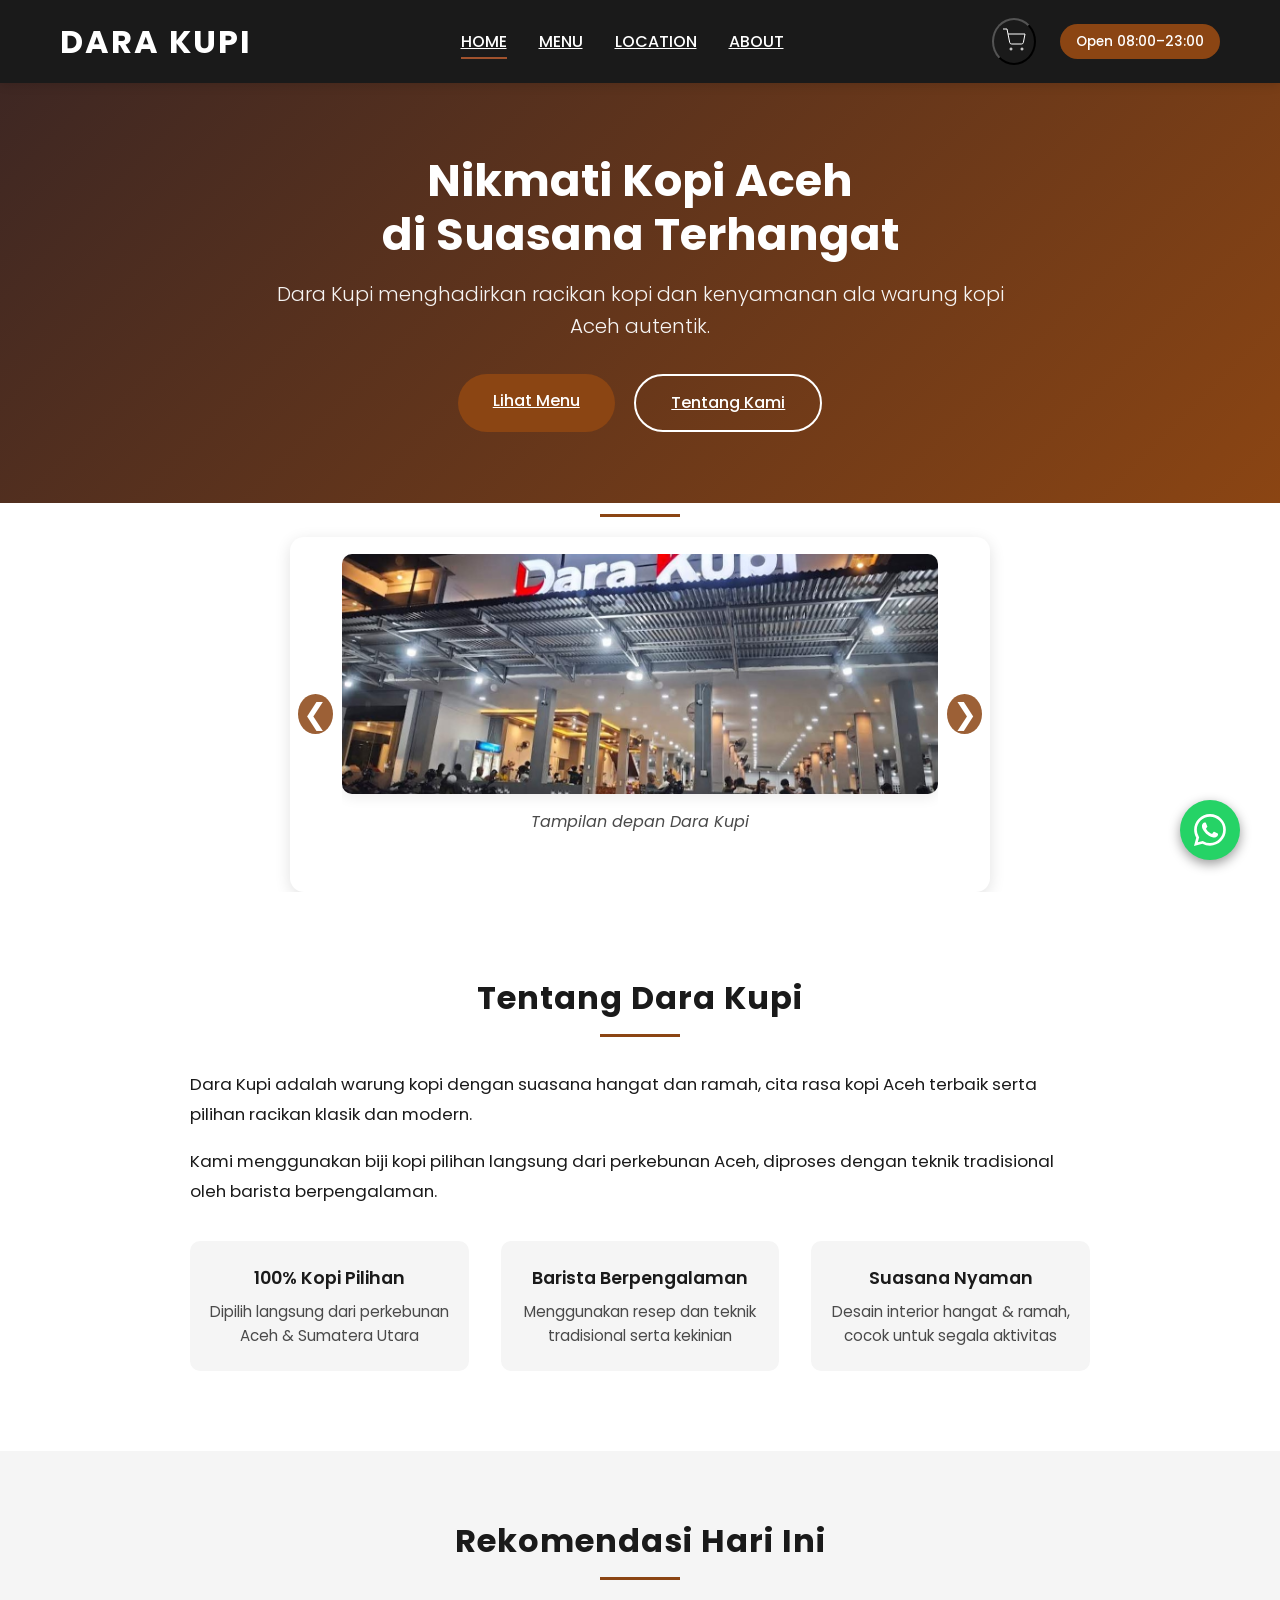
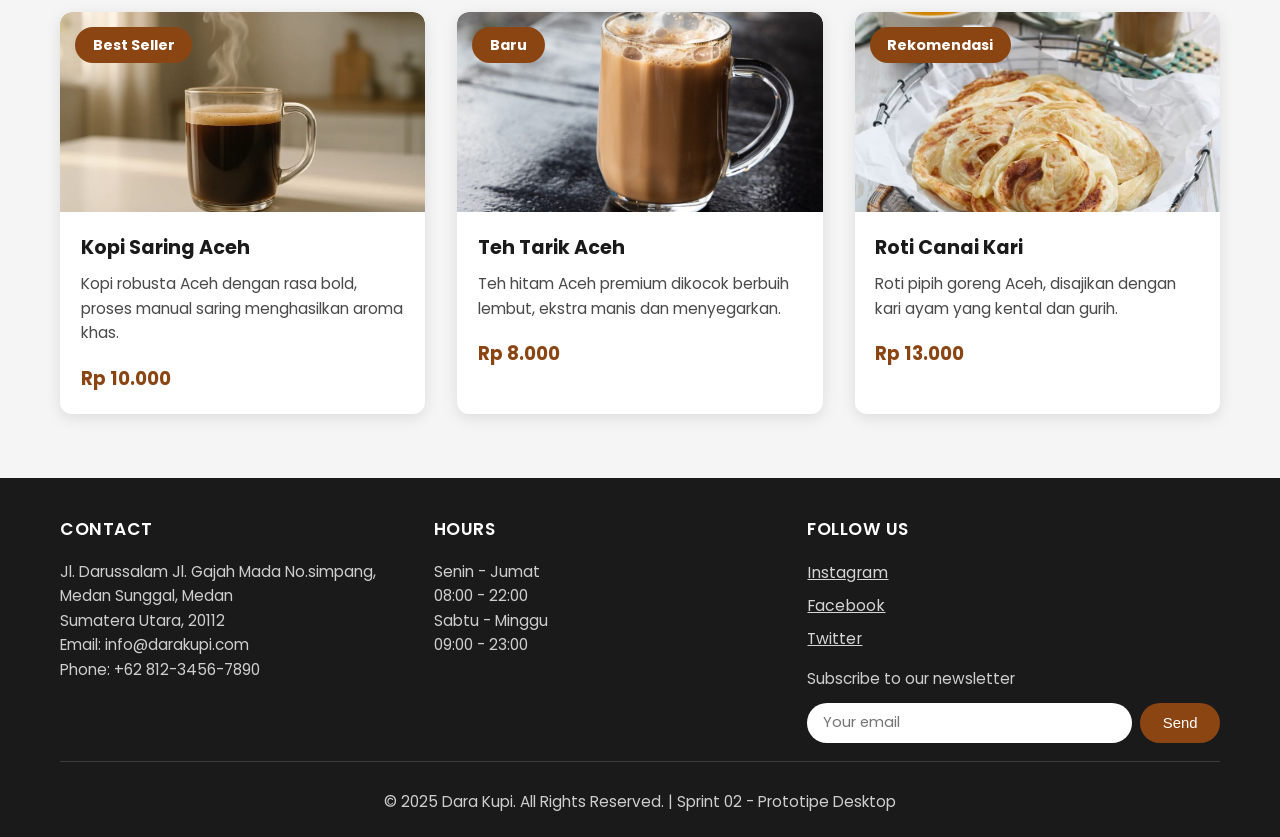
<file: index.html>
<!DOCTYPE html>
<html lang="id">
<head>
    <meta charset="UTF-8">
    <meta name="viewport" content="width=device-width, initial-scale=1.0">
    <title>Dara Kupi - Warung Kopi Terbaik</title>
    <link rel="preconnect" href="https://fonts.googleapis.com">
    <link rel="preconnect" href="https://fonts.gstatic.com" crossorigin>
    <link href="https://fonts.googleapis.com/css2?family=Poppins:wght@300;400;500;600;700&display=swap" rel="stylesheet">
    <link rel="stylesheet" href="styles.css">
</head>
<body>
    <header class="main-header">
        <div class="container">
            <div class="header-content">
                <div class="logo">
                    <h1>DARA KUPI</h1>
                </div>
                <nav class="main-nav">
                    <ul>
                        <li><a href="index.html" class="active">HOME</a></li>
                        <li><a href="menu.html">MENU</a></li>
                        <li><a href="location.html">LOCATION</a></li>
                        <li><a href="about.html">ABOUT</a></li>
                    </ul>
                </nav>
                <div class="header-right">
                    <button class="cart-icon" aria-label="Shopping Cart">
                        <svg width="24" height="24" viewBox="0 0 24 24" fill="none" stroke="currentColor">
                            <circle cx="9" cy="21" r="1"></circle>
                            <circle cx="20" cy="21" r="1"></circle>
                            <path d="M1 1h4l2.68 13.39a2 2 0 0 0 2 1.61h9.72a2 2 0 0 0 2-1.61L23 6H6"></path>
                        </svg>
                    </button>
                    <span class="project-label">Open 08:00–23:00</span>
                </div>
            </div>
        </div>
    </header>

    <section class="hero-section">
        <div class="hero-overlay"></div>
        <div class="container">
            <div class="hero-content">
                <h2 class="hero-title">Nikmati Kopi Aceh<br>di Suasana Terhangat</h2>
                <p class="hero-subtitle">Dara Kupi menghadirkan racikan kopi dan kenyamanan ala warung kopi Aceh autentik.</p>
                <div class="hero-buttons">
                    <a href="menu.html" class="btn btn-primary">Lihat Menu</a>
                    <a href="about.html" class="btn btn-secondary">Tentang Kami</a>
                </div>
            </div>
        </div>
    </section>

    <!-- SLIDER FOTO/GALERI TOKO -->
    <section class="store-frame-section">
      <div class="container">
        <div class="store-frame-header">
          <div class="section-divider"></div>
        </div>
        <div class="store-slider">
          <button class="store-slide-btn store-prev">&#10094;</button>
          <div class="store-slide-track">
            <div class="store-slide-item active">
              <img src="foto/foto dara kupi 1.jpg" alt="Toko 1">
              <span class="store-caption">Tampilan depan Dara Kupi</span>
            </div>
            <div class="store-slide-item">
              <img src="foto/dara kupi 2.jpg" alt="Toko 2">
              <span class="store-caption">Area dalam dan pelanggan</span>
            </div>
          </div>
          <button class="store-slide-btn store-next">&#10095;</button>
        </div>
      </div>
    </section>

    <section class="about-section" id="about">
        <div class="container">
            <div class="section-header">
                <h2>Tentang Dara Kupi</h2>
                <div class="section-divider"></div>
            </div>
            <div class="about-content">
                <div class="about-text">
                    <p>Dara Kupi adalah warung kopi dengan suasana hangat dan ramah, cita rasa kopi Aceh terbaik serta pilihan racikan klasik dan modern.</p>
                    <p>Kami menggunakan biji kopi pilihan langsung dari perkebunan Aceh, diproses dengan teknik tradisional oleh barista berpengalaman.</p>
                </div>
                <div class="about-features">
                    <div class="feature-item">
                        <h3>100% Kopi Pilihan</h3>
                        <p>Dipilih langsung dari perkebunan Aceh & Sumatera Utara</p>
                    </div>
                    <div class="feature-item">
                        <h3>Barista Berpengalaman</h3>
                        <p>Menggunakan resep dan teknik tradisional serta kekinian</p>
                    </div>
                    <div class="feature-item">
                        <h3>Suasana Nyaman</h3>
                        <p>Desain interior hangat & ramah, cocok untuk segala aktivitas</p>
                    </div>
                </div>
            </div>
        </div>
    </section>

    <section class="special-section">
        <div class="container">
            <div class="section-header">
                <h2>Rekomendasi Hari Ini</h2>
                <div class="section-divider"></div>
            </div>
            <div class="special-grid">
                <div class="special-card">
                    <div class="special-image">
                        <img src="foto/kopi sareng.webp" alt="Kopi Saring Aceh"/>
                        <span class="special-badge">Best Seller</span>
                    </div>
                    <div class="special-info">
                        <h3>Kopi Saring Aceh</h3>
                        <p>Kopi robusta Aceh dengan rasa bold, proses manual saring menghasilkan aroma khas.</p>
                        <div class="special-footer">
                            <span class="price">Rp 10.000</span>
                        </div>
                    </div>
                </div>
                <div class="special-card">
                    <div class="special-image">
                        <img src="foto/teh tarek.jpg" alt="Teh Tarik Aceh" />
                        <span class="special-badge">Baru</span>
                    </div>
                    <div class="special-info">
                        <h3>Teh Tarik Aceh</h3>
                        <p>Teh hitam Aceh premium dikocok berbuih lembut, ekstra manis dan menyegarkan.</p>
                        <div class="special-footer">
                            <span class="price">Rp 8.000</span>
                        </div>
                    </div>
                </div>
                <div class="special-card">
                    <div class="special-image">
                        <img src="foto/roti canai.avif" alt="Roti Canai"/>
                        <span class="special-badge">Rekomendasi</span>
                    </div>
                    <div class="special-info">
                        <h3>Roti Canai Kari</h3>
                        <p>Roti pipih goreng Aceh, disajikan dengan kari ayam yang kental dan gurih.</p>
                        <div class="special-footer">
                            <span class="price">Rp 13.000</span>
                        </div>
                    </div>
                </div>
            </div>
        </div>
    </section>

    <footer class="main-footer">
        <div class="container">
            <div class="footer-content">
                <div class="footer-column">
                    <h3>CONTACT</h3>
                    <p>Jl. Darussalam Jl. Gajah Mada No.simpang, Medan Sunggal, Medan<br>Sumatera Utara, 20112</p>
                    <p>Email: info@darakupi.com<br>Phone: +62 812-3456-7890</p>
                </div>
                <div class="footer-column">
                    <h3>HOURS</h3>
                    <p>Senin - Jumat<br>08:00 - 22:00</p>
                    <p>Sabtu - Minggu<br>09:00 - 23:00</p>
                </div>
                <div class="footer-column">
                    <h3>FOLLOW US</h3>
                    <div class="social-links">
                        <a href="#">Instagram</a>
                        <a href="#">Facebook</a>
                        <a href="#">Twitter</a>
                    </div>
                    <p class="newsletter-text">Subscribe to our newsletter</p>
                    <div class="newsletter-form">
                        <input type="email" placeholder="Your email">
                        <button type="submit">Send</button>
                    </div>
                </div>
            </div>
  <div class="footer-bottom">
        <p>&copy; 2025 Dara Kupi. All Rights Reserved. | Sprint 02 - Prototipe Desktop</p>
    </div>
</div>
</footer>

<a href="https://wa.me/6282181113121" class="whatsapp-float" target="_blank">
      <svg xmlns="http://www.w3.org/2000/svg" viewBox="0 0 16 16" width="32" height="32">
    <path fill="currentColor" d="M13.601 2.326A7.85 7.85 0 0 0 7.994 0C3.627 0 .068 3.558.064 7.926c0 1.399.366 2.76 1.057 3.965L0 16l4.204-1.102a7.9 7.9 0 0 0 3.79.965h.004c4.368 0 7.926-3.558 7.93-7.93A7.9 7.9 0 0 0 13.6 2.326zM7.994 14.521a6.6 6.6 0 0 1-3.356-.92l-.24-.144-2.494.654.666-2.433-.156-.251a6.56 6.56 0 0 1-1.007-3.505c0-3.626 2.957-6.584 6.591-6.584a6.56 6.56 0 0 1 4.66 1.931 6.56 6.56 0 0 1 1.928 4.66c-.004 3.639-2.961 6.592-6.592 6.592m3.615-4.934c-.197-.099-1.17-.578-1.353-.646-.182-.065-.315-.099-.445.099-.133.197-.513.646-.627.775-.114.133-.232.148-.43.05-.197-.1-.836-.308-1.592-.985-.59-.525-.985-1.175-1.103-1.372-.114-.198-.011-.304.088-.403.087-.088.197-.232.296-.346.1-.114.133-.198.198-.33.065-.134.034-.248-.015-.347-.05-.099-.445-1.076-.612-1.47-.16-.389-.323-.335-.445-.34-.114-.007-.247-.007-.38-.007a.73.73 0 0 0-.529.247c-.182.198-.691.677-.691 1.654s.71 1.916.81 2.049c.098.133 1.394 2.132 3.383 2.992.47.205.84.326 1.129.418.475.152.904.129 1.246.08.38-.058 1.171-.48 1.338-.943.164-.464.164-.86.114-.943-.049-.084-.182-.133-.38-.232"/>
    </svg>
</a>
<script src="script.js"></script>
</body>
</html>
</file>
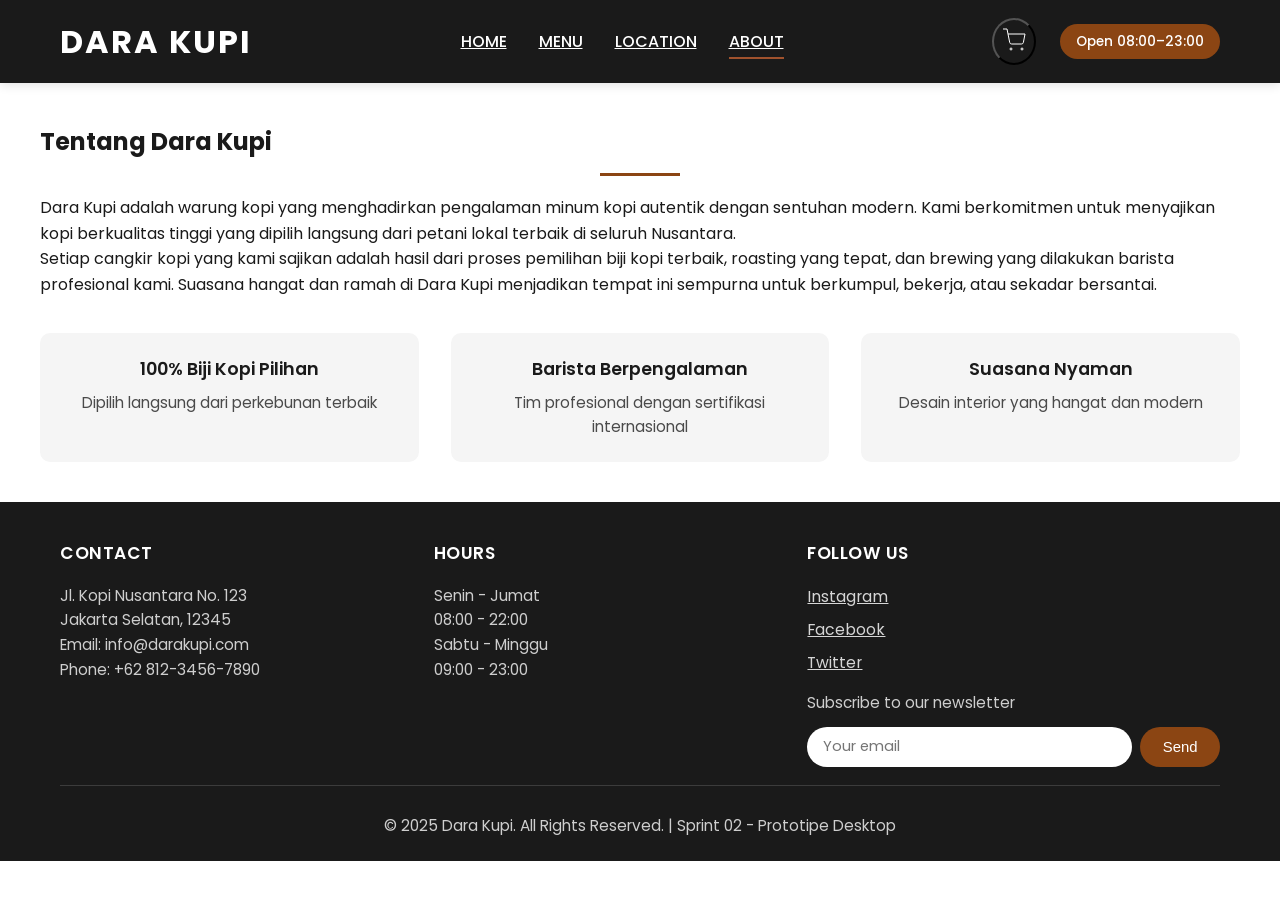
<file: about.html>
<!DOCTYPE html>
<html lang="id">
<head>
  <meta charset="UTF-8">
  <meta name="viewport" content="width=device-width, initial-scale=1.0">
  <title>Tentang Kami - Dara Kupi</title>
  <link rel="preconnect" href="https://fonts.googleapis.com">
  <link rel="preconnect" href="https://fonts.gstatic.com" crossorigin>
  <link href="https://fonts.googleapis.com/css2?family=Poppins:wght@300;400;500;600;700&display=swap" rel="stylesheet">
  <link rel="stylesheet" href="styles.css">
</head>
<body>
  <!-- Header & Navigation -->
  <header class="main-header">
    <div class="container">
      <div class="header-content">
        <div class="logo">
          <h1>DARA KUPI</h1>
        </div>
        <nav class="main-nav">
          <ul>
            <li><a href="index.html">HOME</a></li>
            <li><a href="menu.html">MENU</a></li>
            <li><a href="location.html">LOCATION</a></li>
            <li><a href="about.html" class="active">ABOUT</a></li>
          </ul>
        </nav>
        <div class="header-right">
          <button class="cart-icon" aria-label="Shopping Cart">
            <svg width="24" height="24" viewBox="0 0 24 24" fill="none" stroke="currentColor">
              <circle cx="9" cy="21" r="1"></circle>
              <circle cx="20" cy="21" r="1"></circle>
              <path d="M1 1h4l2.68 13.39a2 2 0 0 0 2 1.61h9.72a2 2 0 0 0 2-1.61L23 6H6"></path>
            </svg>
          </button>
          <span class="project-label">Open 08:00–23:00</span>
        </div>
      </div>
    </div>
  </header>

  <main>
    <section class="about-section container" style="padding:40px 0">
      <h2>Tentang Dara Kupi</h2>
      <div class="section-divider"></div>
      <p>
        Dara Kupi adalah warung kopi yang menghadirkan pengalaman minum kopi autentik dengan sentuhan modern.
        Kami berkomitmen untuk menyajikan kopi berkualitas tinggi yang dipilih langsung dari petani lokal terbaik di seluruh Nusantara.
      </p>
      <p>
        Setiap cangkir kopi yang kami sajikan adalah hasil dari proses pemilihan biji kopi terbaik, roasting yang tepat, dan brewing yang dilakukan barista profesional kami.
        Suasana hangat dan ramah di Dara Kupi menjadikan tempat ini sempurna untuk berkumpul, bekerja, atau sekadar bersantai.
      </p>
      <div class="about-features">
        <div class="feature-item">
          <h3>100% Biji Kopi Pilihan</h3>
          <p>Dipilih langsung dari perkebunan terbaik</p>
        </div>
        <div class="feature-item">
          <h3>Barista Berpengalaman</h3>
          <p>Tim profesional dengan sertifikasi internasional</p>
        </div>
        <div class="feature-item">
          <h3>Suasana Nyaman</h3>
          <p>Desain interior yang hangat dan modern</p>
        </div>
      </div>
    </section>
  </main>

  <!-- Footer -->
  <footer class="main-footer">
    <div class="container">
      <div class="footer-content">
        <div class="footer-column">
          <h3>CONTACT</h3>
          <p>Jl. Kopi Nusantara No. 123<br>Jakarta Selatan, 12345</p>
          <p>Email: info@darakupi.com<br>Phone: +62 812-3456-7890</p>
        </div>
        <div class="footer-column">
          <h3>HOURS</h3>
          <p>Senin - Jumat<br>08:00 - 22:00</p>
          <p>Sabtu - Minggu<br>09:00 - 23:00</p>
        </div>
        <div class="footer-column">
          <h3>FOLLOW US</h3>
          <div class="social-links">
            <a href="#" aria-label="Instagram">Instagram</a>
            <a href="#" aria-label="Facebook">Facebook</a>
            <a href="#" aria-label="Twitter">Twitter</a>
          </div>
          <p class="newsletter-text">Subscribe to our newsletter</p>
          <div class="newsletter-form">
            <input type="email" placeholder="Your email">
            <button type="submit">Send</button>
          </div>
        </div>
      </div>
      <div class="footer-bottom">
        <p>&copy; 2025 Dara Kupi. All Rights Reserved. | Sprint 02 - Prototipe Desktop</p>
      </div>
    </div>
  </footer>
  <script src="script.js"></script>
</body>
</html>
</file>
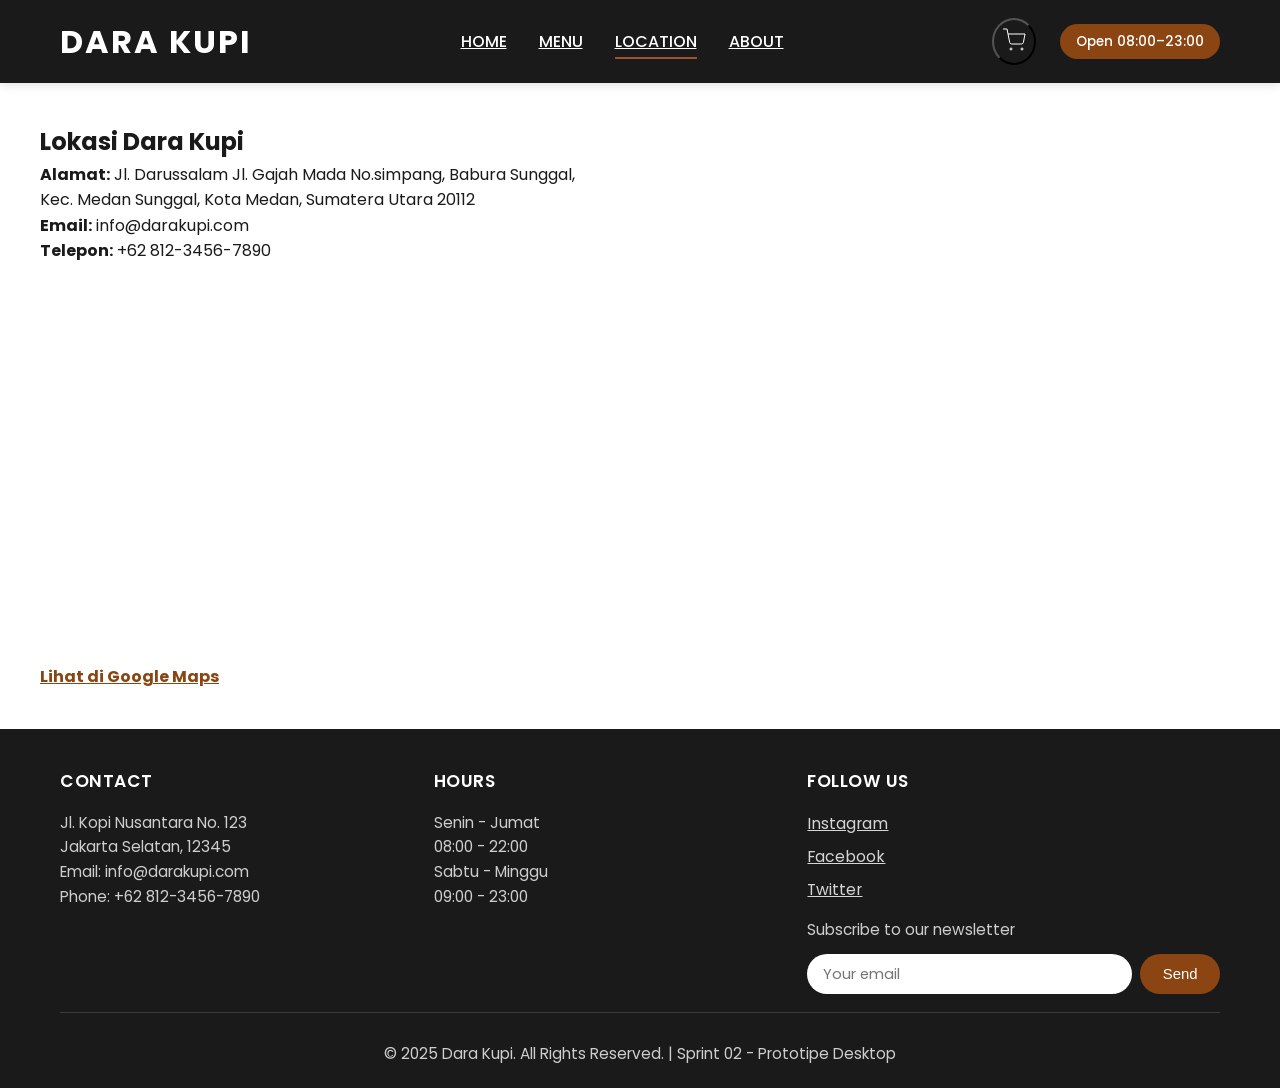
<file: location.html>
<!DOCTYPE html>
<html lang="id">
<head>
  <meta charset="UTF-8">
  <meta name="viewport" content="width=device-width, initial-scale=1.0">
  <title>Lokasi - Dara Kupi</title>
  <link rel="preconnect" href="https://fonts.googleapis.com">
  <link rel="preconnect" href="https://fonts.gstatic.com" crossorigin>
  <link href="https://fonts.googleapis.com/css2?family=Poppins:wght@300;400;500;600;700&display=swap" rel="stylesheet">
  <link rel="stylesheet" href="styles.css">
</head>
<body>
  <!-- Header & Navigation -->
  <header class="main-header">
    <div class="container">
      <div class="header-content">
        <div class="logo">
          <h1>DARA KUPI</h1>
        </div>
        <nav class="main-nav">
          <ul>
            <li><a href="index.html">HOME</a></li>
            <li><a href="menu.html">MENU</a></li>
            <li><a href="location.html" class="active">LOCATION</a></li>
            <li><a href="about.html">ABOUT</a></li>
          </ul>
        </nav>
        <div class="header-right">
          <button class="cart-icon" aria-label="Shopping Cart">
            <svg width="24" height="24" viewBox="0 0 24 24" fill="none" stroke="currentColor">
              <circle cx="9" cy="21" r="1"></circle>
              <circle cx="20" cy="21" r="1"></circle>
              <path d="M1 1h4l2.68 13.39a2 2 0 0 0 2 1.61h9.72a2 2 0 0 0 2-1.61L23 6H6"></path>
            </svg>
          </button>
          <span class="project-label">Open 08:00–23:00</span>
        </div>
      </div>
    </div>
  </header>

  <main>
    <section class="location-section container" style="padding: 40px 0;">
      <h2>Lokasi Dara Kupi</h2>
      <p>
        <strong>Alamat:</strong> Jl. Darussalam Jl. Gajah Mada No.simpang, Babura Sunggal,<br>
        Kec. Medan Sunggal, Kota Medan, Sumatera Utara 20112
        <br>
        <strong>Email:</strong> info@darakupi.com
        <br>
        <strong>Telepon:</strong> +62 812-3456-7890
      </p>
      <div style="margin-top: 24px; border-radius: 12px; overflow: hidden;">
        <iframe
          src="https://www.google.com/maps?q=3.5846433,98.6529194&z=15&output=embed"
          width="100%"
          height="350"
          style="border:0;"
          allowfullscreen=""
          loading="lazy"
          referrerpolicy="no-referrer-when-downgrade"></iframe>
      </div>
      <div style="margin-top: 18px;">
        <a href="https://www.google.com/maps/place/Dara+Kupi+Darussalam/@3.5846647,98.6426197,15z/data=!3m1!4b1!4m6!3m5!1s0x30312fcd1f62158b:0x96fd7a20dfc788c7!8m2!3d3.5846433!4d98.6529194!16s%2Fg%2F11x6gwt4lq?entry=ttu&g_ep=EgoyMDI1MTAwMS4wIKXMDSoASAFQAw=="
           target="_blank"
           style="color: #8B4513; font-weight:bold; text-decoration:underline;">
          Lihat di Google Maps
        </a>
      </div>
    </section>
  </main>

  <!-- Footer -->
  <footer class="main-footer">
    <div class="container">
      <div class="footer-content">
        <div class="footer-column">
          <h3>CONTACT</h3>
          <p>Jl. Kopi Nusantara No. 123<br>Jakarta Selatan, 12345</p>
          <p>Email: info@darakupi.com<br>Phone: +62 812-3456-7890</p>
        </div>
        <div class="footer-column">
          <h3>HOURS</h3>
          <p>Senin - Jumat<br>08:00 - 22:00</p>
          <p>Sabtu - Minggu<br>09:00 - 23:00</p>
        </div>
        <div class="footer-column">
          <h3>FOLLOW US</h3>
          <div class="social-links">
            <a href="#" aria-label="Instagram">Instagram</a>
            <a href="#" aria-label="Facebook">Facebook</a>
            <a href="#" aria-label="Twitter">Twitter</a>
          </div>
          <p class="newsletter-text">Subscribe to our newsletter</p>
          <div class="newsletter-form">
            <input type="email" placeholder="Your email">
            <button type="submit">Send</button>
          </div>
        </div>
      </div>
      <div class="footer-bottom">
        <p>&copy; 2025 Dara Kupi. All Rights Reserved. | Sprint 02 - Prototipe Desktop</p>
      </div>
    </div>
  </footer>
  <script src="script.js"></script>
</body>
</html>
</file>
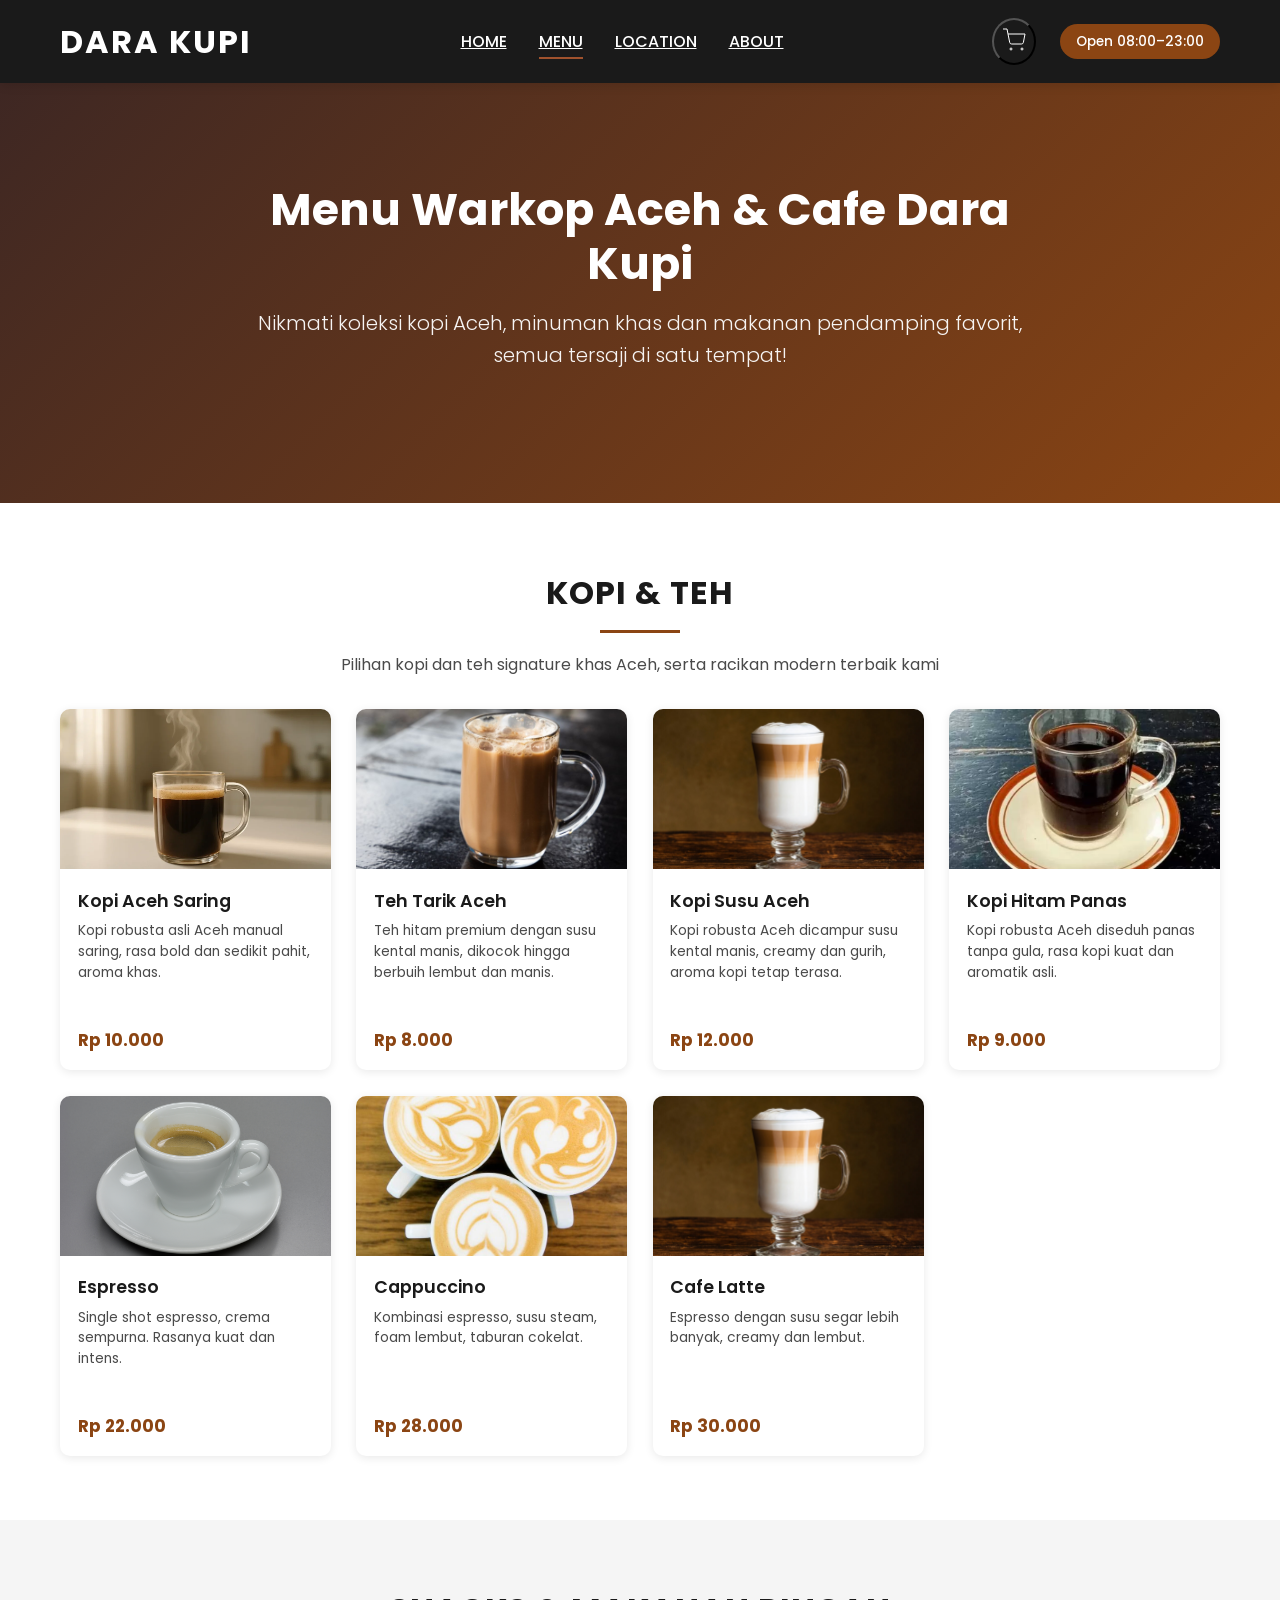
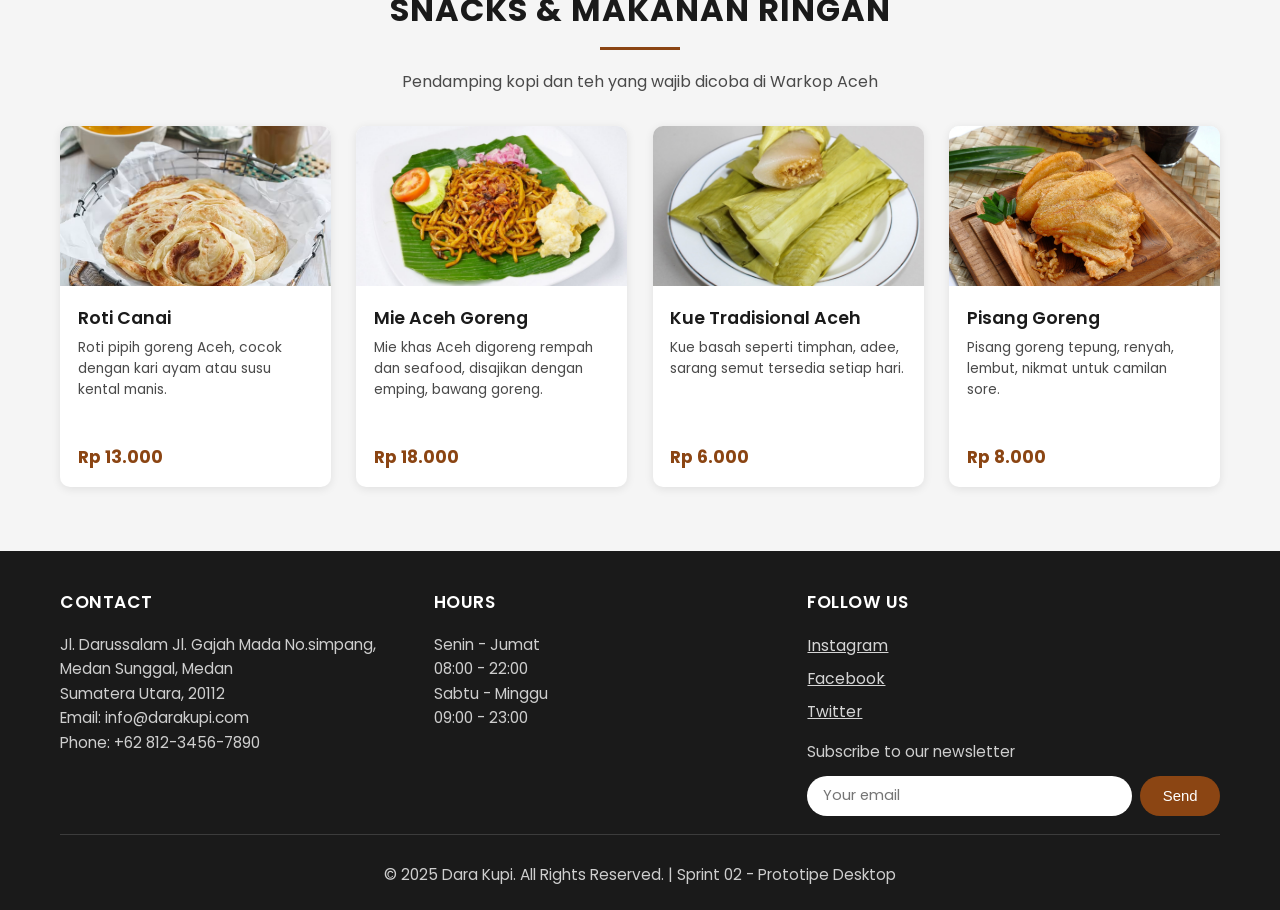
<file: menu.html>
<!DOCTYPE html>
<html lang="id">
<head>
  <meta charset="UTF-8">
  <meta name="viewport" content="width=device-width, initial-scale=1.0">
  <title>Menu - Dara Kupi</title>
  <link rel="preconnect" href="https://fonts.googleapis.com">
  <link rel="preconnect" href="https://fonts.gstatic.com" crossorigin>
  <link href="https://fonts.googleapis.com/css2?family=Poppins:wght@300;400;500;600;700&display=swap" rel="stylesheet">
  <link rel="stylesheet" href="styles.css">
</head>
<body>
  <!-- Header & Navigation -->
  <header class="main-header">
    <div class="container">
      <div class="header-content">
        <div class="logo">
          <h1>DARA KUPI</h1>
        </div>
        <nav class="main-nav">
          <ul>
            <li><a href="index.html">HOME</a></li>
            <li><a href="menu.html" class="active">MENU</a></li>
            <li><a href="location.html">LOCATION</a></li>
            <li><a href="about.html">ABOUT</a></li>
          </ul>
        </nav>
        <div class="header-right">
          <button class="cart-icon" aria-label="Shopping Cart">
            <svg width="24" height="24" viewBox="0 0 24 24" fill="none" stroke="currentColor">
              <circle cx="9" cy="21" r="1"></circle>
              <circle cx="20" cy="21" r="1"></circle>
              <path d="M1 1h4l2.68 13.39a2 2 0 0 0 2 1.61h9.72a2 2 0 0 0 2-1.61L23 6H6"></path>
            </svg>
          </button>
          <span class="project-label">Open 08:00–23:00</span>
        </div>
      </div>
    </div>
  </header>

  <!-- Menu Hero -->
  <section class="menu-hero">
    <div class="container">
      <h2>Menu Warkop Aceh & Cafe Dara Kupi</h2>
      <p>Nikmati koleksi kopi Aceh, minuman khas dan makanan pendamping favorit, semua tersaji di satu tempat!</p>
    </div>
  </section>

  <!-- Coffee Selections -->
  <section class="menu-section">
    <div class="container">
      <div class="menu-category-header">
        <h2>KOPI & TEH</h2>
        <div class="section-divider"></div>
        <p>Pilihan kopi dan teh signature khas Aceh, serta racikan modern terbaik kami</p>
      </div>
      <div class="menu-grid">
        <div class="menu-card">
          <div class="menu-image">
            <img src="foto/kopi sareng.webp" alt="Kopi Aceh Saring" />
          </div>
          <div class="menu-content">
            <h3>Kopi Aceh Saring</h3>
            <p>Kopi robusta asli Aceh manual saring, rasa bold dan sedikit pahit, aroma khas.</p>
          </div>
          <div class="menu-footer">
            <span class="menu-price">Rp 10.000</span>

          </div>
        </div>
        <div class="menu-card">
          <div class="menu-image">
            <img src="foto/teh tarek.jpg" alt="Teh Tarik Aceh" />
          </div>
          <div class="menu-content">
            <h3>Teh Tarik Aceh</h3>
            <p>Teh hitam premium dengan susu kental manis, dikocok hingga berbuih lembut dan manis.</p>
          </div>
          <div class="menu-footer">
            <span class="menu-price">Rp 8.000</span>
    
          </div>
        </div>
        <div class="menu-card">
          <div class="menu-image">
            <img src="foto/caffe latte.jpg" alt="Kopi Susu Aceh" />
          </div>
          <div class="menu-content">
            <h3>Kopi Susu Aceh</h3>
            <p>Kopi robusta Aceh dicampur susu kental manis, creamy dan gurih, aroma kopi tetap terasa.</p>
          </div>
          <div class="menu-footer">
            <span class="menu-price">Rp 12.000</span>
         
          </div>
        </div>
        <div class="menu-card">
          <div class="menu-image">
            <img src="foto/kopi hitam.webp" alt="Kopi Hitam Panas" />
          </div>
          <div class="menu-content">
            <h3>Kopi Hitam Panas</h3>
            <p>Kopi robusta Aceh diseduh panas tanpa gula, rasa kopi kuat dan aromatik asli.</p>
          </div>
          <div class="menu-footer">
            <span class="menu-price">Rp 9.000</span>
       
          </div>
        </div>
        <!-- Modern Cafe Coffee -->
        <div class="menu-card">
          <div class="menu-image">
            <img src="foto/Espresso.jpg" alt="Espresso" />
          </div>
          <div class="menu-content">
            <h3>Espresso</h3>
            <p>Single shot espresso, crema sempurna. Rasanya kuat dan intens.</p>
          </div>
          <div class="menu-footer">
            <span class="menu-price">Rp 22.000</span>
       
          </div>
        </div>
        <div class="menu-card">
          <div class="menu-image">
            <img src="foto/capuccino.jpg" alt="Cappuccino" />
          </div>
          <div class="menu-content">
            <h3>Cappuccino</h3>
            <p>Kombinasi espresso, susu steam, foam lembut, taburan cokelat.</p>
          </div>
          <div class="menu-footer">
            <span class="menu-price">Rp 28.000</span>
    
          </div>
        </div>
        <div class="menu-card">
          <div class="menu-image">
            <img src="foto/caffe latte.jpg" alt="Cafe Latte" />
          </div>
          <div class="menu-content">
            <h3>Cafe Latte</h3>
            <p>Espresso dengan susu segar lebih banyak, creamy dan lembut.</p>
          </div>
          <div class="menu-footer">
            <span class="menu-price">Rp 30.000</span>
         
          </div>
        </div>
      </div>
    </div>
  </section>

  <!-- Snacks & Makanan Ringan -->
  <section class="menu-section menu-section-alt">
    <div class="container">
      <div class="menu-category-header">
        <h2>SNACKS & MAKANAN RINGAN</h2>
        <div class="section-divider"></div>
        <p>Pendamping kopi dan teh yang wajib dicoba di Warkop Aceh</p>
      </div>
      <div class="menu-grid">
        <div class="menu-card">
          <div class="menu-image">
            <img src="foto/roti canai.avif" alt="Roti Canai" />
          </div>
          <div class="menu-content">
            <h3>Roti Canai</h3>
            <p>Roti pipih goreng Aceh, cocok dengan kari ayam atau susu kental manis.</p>
          </div>
          <div class="menu-footer">
            <span class="menu-price">Rp 13.000</span>
       
          </div>
        </div>
        <div class="menu-card">
          <div class="menu-image">
            <img src="foto/mie aceh goreng.jpg" alt="Mie Aceh Goreng" />
          </div>
          <div class="menu-content">
            <h3>Mie Aceh Goreng</h3>
            <p>Mie khas Aceh digoreng rempah dan seafood, disajikan dengan emping, bawang goreng.</p>
          </div>
          <div class="menu-footer">
            <span class="menu-price">Rp 18.000</span>
         
          </div>
        </div>
        <div class="menu-card">
          <div class="menu-image">
            <img src="foto/timphan.jpg" alt="Kue Tradisional Aceh" />
          </div>
          <div class="menu-content">
            <h3>Kue Tradisional Aceh</h3>
            <p>Kue basah seperti timphan, adee, sarang semut tersedia setiap hari.</p>
          </div>
          <div class="menu-footer">
            <span class="menu-price">Rp 6.000</span>
        
          </div>
        </div>
        <div class="menu-card">
          <div class="menu-image">
            <img src="foto/pisang goreng.webp" alt="Pisang Goreng" />
          </div>
          <div class="menu-content">
            <h3>Pisang Goreng</h3>
            <p>Pisang goreng tepung, renyah, lembut, nikmat untuk camilan sore.</p>
          </div>
          <div class="menu-footer">
            <span class="menu-price">Rp 8.000</span>
      
          </div>
        </div>
      </div>
    </div>
  </section>

  <!-- Footer -->
  <footer class="main-footer">
    <div class="container">
      <div class="footer-content">
        <div class="footer-column">
          <h3>CONTACT</h3>
          <p>Jl. Darussalam Jl. Gajah Mada No.simpang, Medan Sunggal, Medan<br>Sumatera Utara, 20112</p>
          <p>Email: info@darakupi.com<br>Phone: +62 812-3456-7890</p>
        </div>
        <div class="footer-column">
          <h3>HOURS</h3>
          <p>Senin - Jumat<br>08:00 - 22:00</p>
          <p>Sabtu - Minggu<br>09:00 - 23:00</p>
        </div>
        <div class="footer-column">
          <h3>FOLLOW US</h3>
          <div class="social-links">
            <a href="#" aria-label="Instagram">Instagram</a>
            <a href="#" aria-label="Facebook">Facebook</a>
            <a href="#" aria-label="Twitter">Twitter</a>
          </div>
          <p class="newsletter-text">Subscribe to our newsletter</p>
          <div class="newsletter-form">
            <input type="email" placeholder="Your email">
            <button type="submit">Send</button>
          </div>
        </div>
      </div>
      <div class="footer-bottom">
        <p>&copy; 2025 Dara Kupi. All Rights Reserved. | Sprint 02 - Prototipe Desktop</p>
      </div>
    </div>
  </footer>
  <script src="script.js"></script>
</body>
</html>
</file>
<file: styles.css>
/* ===== GLOBAL & RESET ===== */
* {
  margin: 0;
  padding: 0;
  box-sizing: border-box;
}
:root {
  --color-dark: #1a1a1a;
  --color-dark-grey: #2c2c2c;
  --color-medium-grey: #4a4a4a;
  --color-light-grey: #f5f5f5;
  --color-white: #ffffff;
  --color-accent: #8B4513;
  --color-accent-light: #A0522D;
  --color-text-dark: #1a1a1a;
  --color-text-light: #ffffff;
  --font-primary: 'Poppins', Arial, sans-serif;
  --transition-speed: 0.3s;
}

body {
  font-family: var(--font-primary);
  font-size: 16px;
  line-height: 1.6;
  color: var(--color-text-dark);
  background-color: var(--color-white);
  overflow-x: hidden;
}

.container {
  max-width: 1200px;
  margin: 0 auto;
  padding: 0 20px;
}

/* ====== HEADER & NAVBAR ====== */
.main-header {
  background: var(--color-dark);
  color: var(--color-text-light);
  padding: 1rem 0;
  position: sticky;
  top: 0;
  z-index: 1000;
  box-shadow: 0 2px 10px rgba(0,0,0,0.12);
}
.header-content {
  display: flex;
  justify-content: space-between;
  align-items: center;
  gap: 2rem;
}
.logo h1 {
  font-size: 2rem;
  font-weight: 700;
  letter-spacing: 2px;
  color: var(--color-text-light);
}
.main-nav ul {
  display: flex;
  list-style: none;
  gap: 2rem;
}
.main-nav a {
  font-size: 1rem;
  font-weight: 500;
  position: relative;
  padding-bottom: 6px;
  color: var(--color-text-light);
}
.main-nav a::after {
  content: "";
  position: absolute;
  left: 0;
  bottom: 0;
  height: 2px;
  width: 0;
  background: var(--color-accent-light);
  transition: width var(--transition-speed) ease;
}
.main-nav a:hover::after,
.main-nav a.active::after {
  width: 100%;
}
.header-right {
  display: flex;
  align-items: center;
  gap: 1.5rem;
}
.cart-icon {
  color: var(--color-text-light);
  padding: 0.5rem;
  background: none;
  border-radius: 50%;
}
.cart-icon:hover {
  color: var(--color-accent-light);
  background: rgba(139,69,19,0.07);
}
.project-label {
  font-size: 0.85rem;
  font-weight: 500;
  padding: 0.4rem 1rem;
  background-color: var(--color-accent);
  border-radius: 20px;
  color: var(--color-text-light);
}

/* ====== HERO SECTION ====== */
.hero-section, .menu-hero {
  position: relative;
  min-height: 420px;
  display: flex;
  align-items: center;
  justify-content: center;
  background: linear-gradient(135deg,#3E2723 0%, #8B4513 100%);
  color: var(--color-text-light);
  text-align: center;
}
.hero-content, .menu-hero .container {
  position: relative;
  z-index: 1;
  max-width: 800px;
  width: 100%;
  padding: 2rem 1rem;
  margin: 0 auto;
}
.hero-title, .menu-hero h2 {
  font-size: 2.8rem;
  font-weight: 700;
  margin-bottom: 1rem;
  line-height: 1.2;
}
.hero-subtitle, .menu-hero p {
  font-size: 1.25rem;
  font-weight: 300;
  margin-bottom: 2rem;
  opacity: 0.95;
}
.hero-buttons {
  display: flex;
  gap: 1.2rem;
  justify-content: center;
}

/* ===== BUTTONS ===== */
.btn, .btn-primary, .btn-secondary, .btn-small, .btn-add {
  display: inline-block;
  font-family: var(--font-primary);
  font-weight: 500;
  border-radius: 30px;
  transition: all var(--transition-speed) ease;
}
.btn { padding: 0.9rem 2.2rem; font-size: 1rem; }
.btn-primary {
  background: var(--color-accent);
  color: var(--color-text-light);
}
.btn-primary:hover, .btn-add:hover, .btn-small:hover {
  background: var(--color-accent-light);
  box-shadow: 0 5px 15px rgba(139,69,19,0.2);
  color: var(--color-white);
}
.btn-secondary {
  background: transparent; color: var(--color-text-light);
  border: 2px solid var(--color-text-light);
}
.btn-secondary:hover {
  background: var(--color-text-light); color: var(--color-dark);
}
.btn-small { padding: 0.6rem 1.5rem; font-size: 0.9rem; }
.btn-add {
  padding: 0.45rem 1.2rem; font-size: 0.9rem;
  background-color: var(--color-accent); color: var(--color-text-light);
  border-radius: 20px;
}

/* ====== SECTION HEADERS ====== */
.section-header { text-align: center; margin-bottom: 2rem; }
.section-header h2, .menu-category-header h2 {
  font-size: 2rem; font-weight: 700; color: var(--color-dark);
  letter-spacing: 1px;
}
.section-divider {
  width: 80px; height: 3px;
  background-color: var(--color-accent);
  margin: 0.7rem auto 1.2rem;
}
.section-description { font-size: 1rem; color: var(--color-medium-grey); max-width: 600px; margin: 0 auto; }

/* ====== ABOUT SECTION ====== */
.about-section { padding: 5rem 0; background-color: var(--color-white); }
.about-content { max-width: 900px; margin: 0 auto; }
.about-text p {
  font-size: 1.05rem; line-height: 1.8; color: var(--color-text-dark); margin-bottom: 1rem;
}
.about-features {
  display: grid;
  grid-template-columns: repeat(3,1fr);
  gap: 2rem; margin-top: 2.2rem;
}
.feature-item {
  text-align: center; padding: 1.4rem 1rem;
  background-color: var(--color-light-grey);
  border-radius: 10px;
  transition: all var(--transition-speed) ease;
}
.feature-item:hover {
  transform: translateY(-3px);
  box-shadow: 0 3px 20px rgba(0,0,0,0.08);
}
.feature-item h3 { font-size: 1.1rem; font-weight: 600; color: var(--color-dark); margin-bottom: 0.5rem; }
.feature-item p { font-size: 0.95rem; color: var(--color-medium-grey); }

/* ====== SPECIAL SECTION (HOME: Rekomendasi) ====== */
.special-section { padding: 4rem 0; background-color: var(--color-light-grey); }
.special-grid {
  display: grid;
  grid-template-columns: repeat(3, 1fr);
  gap: 2rem;
  margin-top: 2rem;
}
.special-card {
  background-color: var(--color-white);
  border-radius: 12px;
  overflow: hidden;
  box-shadow: 0 4px 15px rgba(0,0,0,0.10);
  display: flex;
  flex-direction: column;
  transition: box-shadow 0.3s;
}
.special-card:hover {
  box-shadow: 0 10px 30px rgba(139,69,19,0.13), 0 2px 10px rgba(0,0,0,0.14);
}
.special-image {
  position: relative;
  width: 100%;
  height: 200px;
  overflow: hidden;
  background: var(--color-light-grey);
  display: flex;
  align-items: center;
  justify-content: center; 
}
.special-image img {
  width: 100%;
  height: 100%;
  object-fit: cover;
  display: block;
  border-radius: 12px 12px 0 0;
}
.special-badge {
  position: absolute;
  top: 15px;
  left: 15px;
  background-color: var(--color-accent);
  color: var(--color-text-light);
  padding: 0.4rem 1.1rem;
  border-radius: 20px;
  font-size: 0.9rem;
  font-weight: 700;
}
.special-info {
  padding: 1.3rem;
  flex: 1;
  display: flex;
  flex-direction: column;
}
.special-info h3 { font-size: 1.2rem; font-weight: 700; margin-bottom: 0.5rem;}
.special-info p { font-size: 0.97rem; color: var(--color-medium-grey); margin-bottom: 1.1rem; line-height: 1.6;}
.special-footer {
  display: flex;
  justify-content: space-between;
  align-items: center;
}
.price { font-size: 1.15rem; font-weight: 700; color: var(--color-accent); }

/* ====== MENU SECTION (Menu.html) ====== */
.menu-section { padding: 4rem 0; background: var(--color-white);}
.menu-section-alt { background-color: var(--color-light-grey);}
.menu-category-header { text-align: center; margin-bottom: 2rem;}
.menu-category-header h2 { font-size: 2rem; font-weight:700; color:var(--color-dark);}
.menu-category-header p { font-size: 1rem; color:var(--color-medium-grey);}
.menu-grid {
  display: grid;
  grid-template-columns: repeat(4, 1fr);
  gap: 1.6rem;
}
.menu-card {
  background: var(--color-white);
  border-radius: 10px;
  overflow: hidden;
  box-shadow: 0 2px 10px rgba(0,0,0,0.09);
  transition: all var(--transition-speed) ease;
  display: flex;
  flex-direction: column;
  height: 100%;
}
.menu-card:hover {
  box-shadow: 0 5px 20px rgba(139,69,19,0.14), 0 2px 12px rgba(0,0,0,0.12);
  transform: translateY(-8px);
}
.menu-image {
  width: 100%;
  height: 160px;
  overflow: hidden;
  display: flex;
  align-items: center;
  justify-content: center;
  background: var(--color-light-grey);
}
.menu-image img { width: 100%; height: 100%; object-fit: cover;}
.menu-content { padding: 1.1rem; flex: 1; }
.menu-content h3 { font-size: 1.1rem; font-weight: 600; color: var(--color-dark); margin-bottom: 0.4rem;}
.menu-content p { font-size: 0.86rem; color: var(--color-medium-grey); margin-bottom: 1.1rem; line-height: 1.5;}
.menu-footer {
  display: flex;
  justify-content: space-between;
  align-items: center;
  padding: 0.5rem 1.1rem 1rem 1.1rem;
}
.menu-price { font-size: 1.07rem; font-weight: 700; color: var(--color-accent); }



/* ====== FOOTER ====== */
.main-footer {
  background: var(--color-dark);
  color: var(--color-white);
  padding: 2.4rem 0 1.4rem;
}
.footer-content {
  display: grid;
  grid-template-columns: repeat(3, 1fr);
  gap: 2.7rem;
  margin-bottom: 1.1rem;
}
.footer-column h3 {font-size: 1.07rem; font-weight: 600; margin-bottom: 1rem; letter-spacing: .5px;}
.footer-column p, .footer-bottom p {font-size: 0.96rem; color: rgba(255,255,255,0.79); line-height: 1.6;}
.social-links {display: flex; flex-direction: column; gap: 0.5rem; margin-bottom: 1rem;}
.social-links a {font-size: 0.98rem; color: rgba(255,255,255,0.82);}
.social-links a:hover {color: var(--color-accent-light);}
.newsletter-text { font-size: 0.89rem; margin-bottom: 0.7rem;}
.newsletter-form {display: flex; gap: 0.5rem;}
.newsletter-form input { flex: 1; padding: 0.6rem 1rem; border: none; border-radius: 20px; font-size: 0.92rem; font-family: var(--font-primary);}
.newsletter-form button { padding: 0.62rem 1.4rem; background-color: var(--color-accent); color: var(--color-white); border-radius: 20px; font-size: 0.93rem; font-weight: 500; border: none; }
.newsletter-form button:hover { background-color: var(--color-accent-light); }
.footer-bottom { text-align: center; padding-top: 1.8rem; border-top: 1px solid rgba(255,255,255,0.15); }

/* ====== RESPONSIVE ====== */
@media (max-width: 1100px) {
  .container { padding: 0 10px; }
  .menu-grid { grid-template-columns: repeat(2, 1fr);}
  .special-grid { grid-template-columns: repeat(2,1fr);}
  .footer-content { grid-template-columns: 1fr 1fr; gap: 1.2rem;}
  .about-features { grid-template-columns: repeat(2,1fr);}
}

@media (max-width: 768px) {
  .header-content { flex-wrap: wrap;}
  .main-nav ul { gap: 1rem; flex-wrap: wrap;}
  .menu-grid, .special-grid { grid-template-columns: 1fr; gap: 1.1rem;}
  .about-features, .footer-content { grid-template-columns: 1fr;}
  .menu-hero h2, .hero-title { font-size: 2rem;}
  .hero-buttons { flex-direction: column; gap: 0.8rem;}
}

@media (max-width: 480px) {
  body, .container { font-size: 14px; padding: 0 7px;}
  .main-header { padding: 0.7rem 0;}
  .menu-card, .special-card { border-radius: 7px;}
  .menu-grid, .special-grid { gap: 0.6rem;}
}

/* ======= SLIDER STORE/GALLERY ======= */
.store-slider {
  max-width: 700px;
  margin: 0 auto;
  position: relative;
  display: flex;
  align-items: center;
  background: var(--color-white);
  border-radius: 14px;
  box-shadow: 0 4px 16px rgba(0,0,0,0.12);
  padding: 1.1rem 0.5rem;
}
.store-slide-btn {
  background: var(--color-accent);
  color: var(--color-text-light);
  border-radius: 50%;
  border: none;
  width: 40px; height: 40px;
  font-size: 1.8rem;
  cursor: pointer;
  opacity: 0.85;
  transition: background 0.18s;
  z-index: 2;
}
.store-slide-btn:hover { background: var(--color-accent-light);}
.store-prev { margin-right: 0.6rem;}
.store-next { margin-left: 0.6rem;}
.store-slide-track {
  width: 100%;
  overflow: hidden;
  position: relative;
  display: flex;
  min-height: 320px;
  justify-content: center;
}
.store-slide-item {
  min-width: 100%;
  opacity: 0;
  transition: opacity 0.4s;
  display: flex;
  flex-direction: column;
  align-items: center;
  position: absolute;
  left: 0;
  top: 0;
  pointer-events: none;
  z-index: 0;
}
.store-slide-item.active {
  opacity: 1;
  pointer-events: auto;
  position: relative;
  z-index: 1;
}
.store-slide-item img {
  width: 100%;
  height: 240px;
  object-fit: cover;
  border-radius: 10px;
  margin-bottom: 0.9rem;
  background: #e7e2de;
  box-shadow: 0 4px 13px rgba(34,18,8,0.07);
}
.store-caption {
  font-size: 1rem;
  color: var(--color-medium-grey);
  text-align: center;
  font-style: italic;
}
@media (max-width: 768px) {
  .store-slider { min-width: 1px; }
  .store-slide-item img { height: 110px; }
  .store-slide-track { min-height: 140px;}
}


/* ====== WA FLOATING BUTTON (Inkremen 1 S4) ====== */
.whatsapp-float {
    /* Posisi di layar: tetap di pojok kanan bawah */
    position: fixed;
    width: 60px; /* Ukuran tombol */
    height: 60px;
    bottom: 40px; /* Jarak dari bawah */
    right: 40px; /* Jarak dari kanan */
    background-color: #25d366; /* Warna hijau WhatsApp */
    color: var(--color-white);
    border-radius: 50%; /* Membuat tombol bundar */
    text-align: center;
    box-shadow: 0 4px 12px rgba(0,0,0,0.4); /* Bayangan */
    z-index: 2000; /* Memastikan tombol selalu di atas elemen lain */
    display: flex;
    align-items: center;
    justify-content: center;
    transition: all var(--transition-speed) ease;
}

.whatsapp-icon {
    width: 32px; /* Ukuran ikon */
    height: 32px;
}
.whatsapp-icon path {
    fill: var(--color-white); /* Memastikan ikon berwarna putih */
}

/* Efek Hover */
.whatsapp-float:hover {
    background-color: #128C7E; /* Warna hijau sedikit gelap saat di-hover */
    transform: scale(1.05);
}

/* Responsif: Dikecilkan untuk layar mobile */
@media (max-width: 600px) {
    .whatsapp-float {
        width: 50px;
        height: 50px;
        bottom: 20px;
        right: 20px;
    }
    .whatsapp-icon {
        width: 28px;
        height: 28px;
    }
}
</file>
